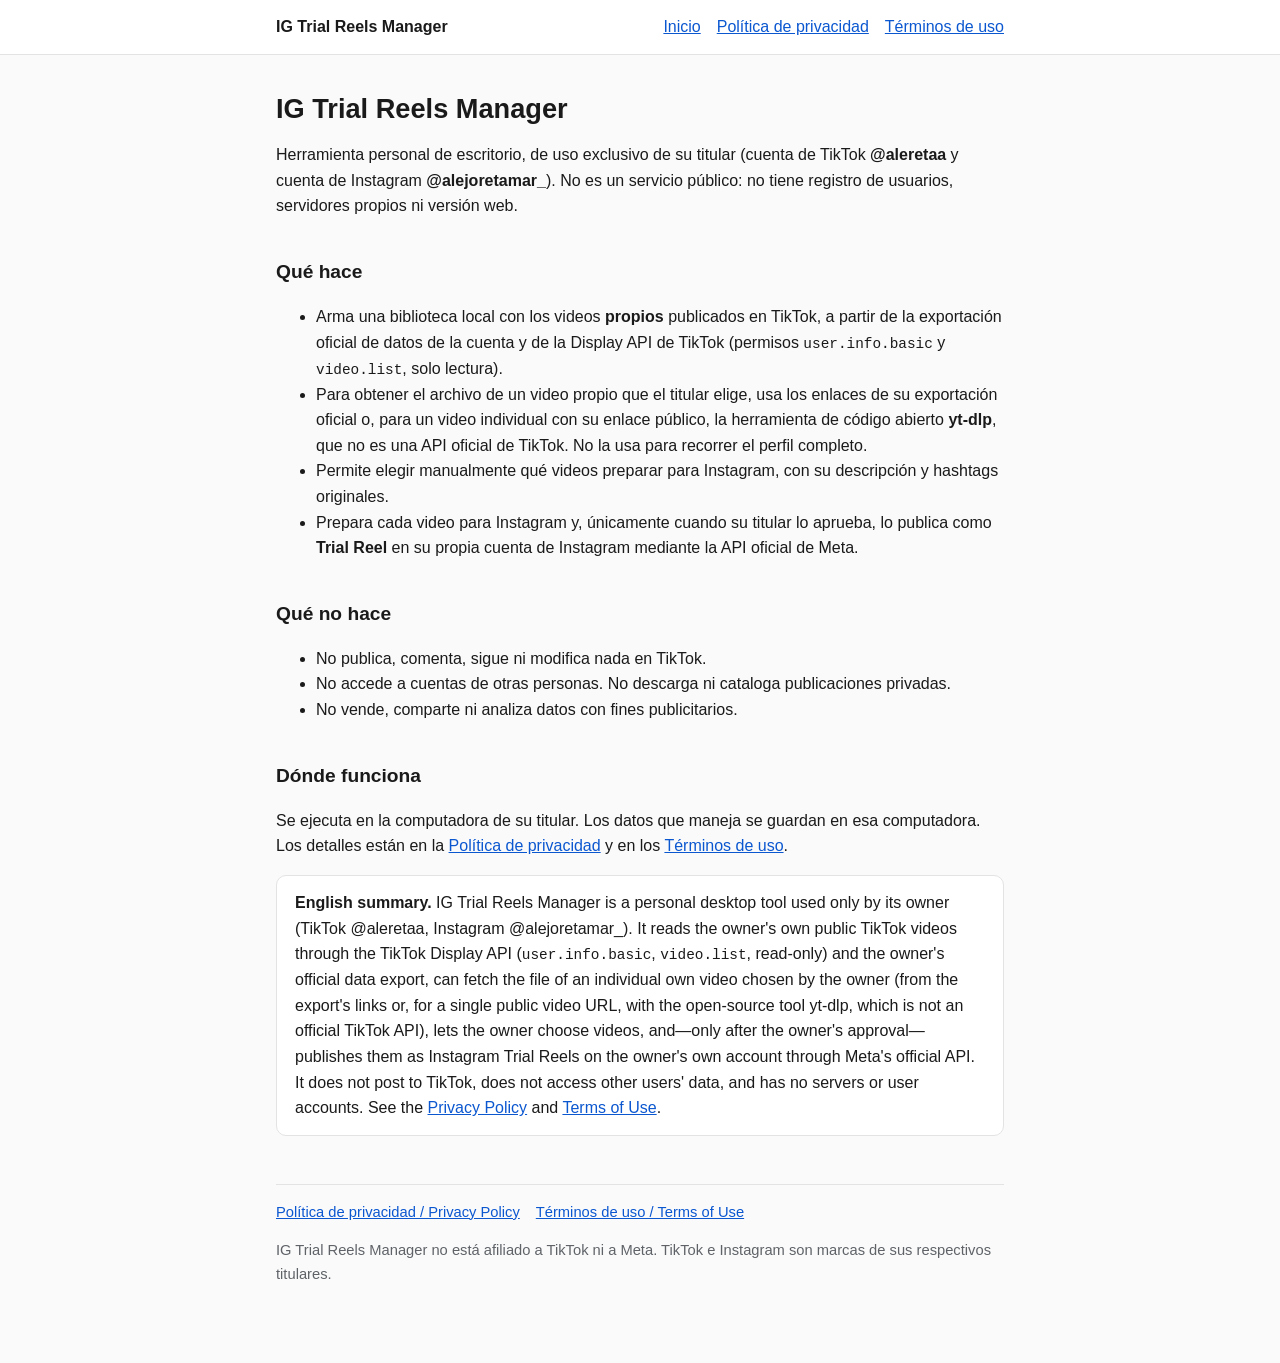
<file: index.html>
<!doctype html>
<html lang="es">
<head>
<meta charset="utf-8">
<meta name="viewport" content="width=device-width, initial-scale=1">
<title>IG Trial Reels Manager</title>
<meta name="description" content="Herramienta personal de escritorio para gestionar los videos propios de TikTok de @aleretaa y preparar Trial Reels de Instagram.">
<link rel="stylesheet" href="style.css">
</head>
<body>
<header><div class=in><a href="./" style="text-decoration:none;color:inherit"><b>IG Trial Reels Manager</b></a>
<nav><a href="./">Inicio</a><a href="privacy.html">Política de privacidad</a><a href="terms.html">Términos de uso</a></nav></div></header>
<main>
<h1>IG Trial Reels Manager</h1>
<p>Herramienta personal de escritorio, de uso exclusivo de su titular (cuenta de TikTok <b>@aleretaa</b> y cuenta de Instagram <b>@alejoretamar_</b>). No es un servicio público: no tiene registro de usuarios, servidores propios ni versión web.</p>

<h2>Qué hace</h2>
<ul>
<li>Arma una biblioteca local con los videos <b>propios</b> publicados en TikTok, a partir de la exportación oficial de datos de la cuenta y de la Display API de TikTok (permisos <code>user.info.basic</code> y <code>video.list</code>, solo lectura).</li>
<li>Para obtener el archivo de un video propio que el titular elige, usa los enlaces de su exportación oficial o, para un video individual con su enlace público, la herramienta de código abierto <b>yt-dlp</b>, que no es una API oficial de TikTok. No la usa para recorrer el perfil completo.</li>
<li>Permite elegir manualmente qué videos preparar para Instagram, con su descripción y hashtags originales.</li>
<li>Prepara cada video para Instagram y, únicamente cuando su titular lo aprueba, lo publica como <b>Trial Reel</b> en su propia cuenta de Instagram mediante la API oficial de Meta.</li>
</ul>

<h2>Qué no hace</h2>
<ul>
<li>No publica, comenta, sigue ni modifica nada en TikTok.</li>
<li>No accede a cuentas de otras personas. No descarga ni cataloga publicaciones privadas.</li>
<li>No vende, comparte ni analiza datos con fines publicitarios.</li>
</ul>

<h2>Dónde funciona</h2>
<p>Se ejecuta en la computadora de su titular. Los datos que maneja se guardan en esa computadora. Los detalles están en la <a href="privacy.html">Política de privacidad</a> y en los <a href="terms.html">Términos de uso</a>.</p>

<div class=box>
<b>English summary.</b> IG Trial Reels Manager is a personal desktop tool used only by its owner (TikTok @aleretaa, Instagram @alejoretamar_). It reads the owner's own public TikTok videos through the TikTok Display API (<code>user.info.basic</code>, <code>video.list</code>, read-only) and the owner's official data export, can fetch the file of an individual own video chosen by the owner (from the export's links or, for a single public video URL, with the open-source tool yt-dlp, which is not an official TikTok API), lets the owner choose videos, and—only after the owner's approval—publishes them as Instagram Trial Reels on the owner's own account through Meta's official API. It does not post to TikTok, does not access other users' data, and has no servers or user accounts. See the <a href="privacy.html">Privacy Policy</a> and <a href="terms.html">Terms of Use</a>.
</div>

<footer class=mut><nav><a href="privacy.html">Política de privacidad / Privacy Policy</a><a href="terms.html">Términos de uso / Terms of Use</a></nav>
<p>IG Trial Reels Manager no está afiliado a TikTok ni a Meta. TikTok e Instagram son marcas de sus respectivos titulares.</p></footer>
</main>
</body>
</html>
</file>
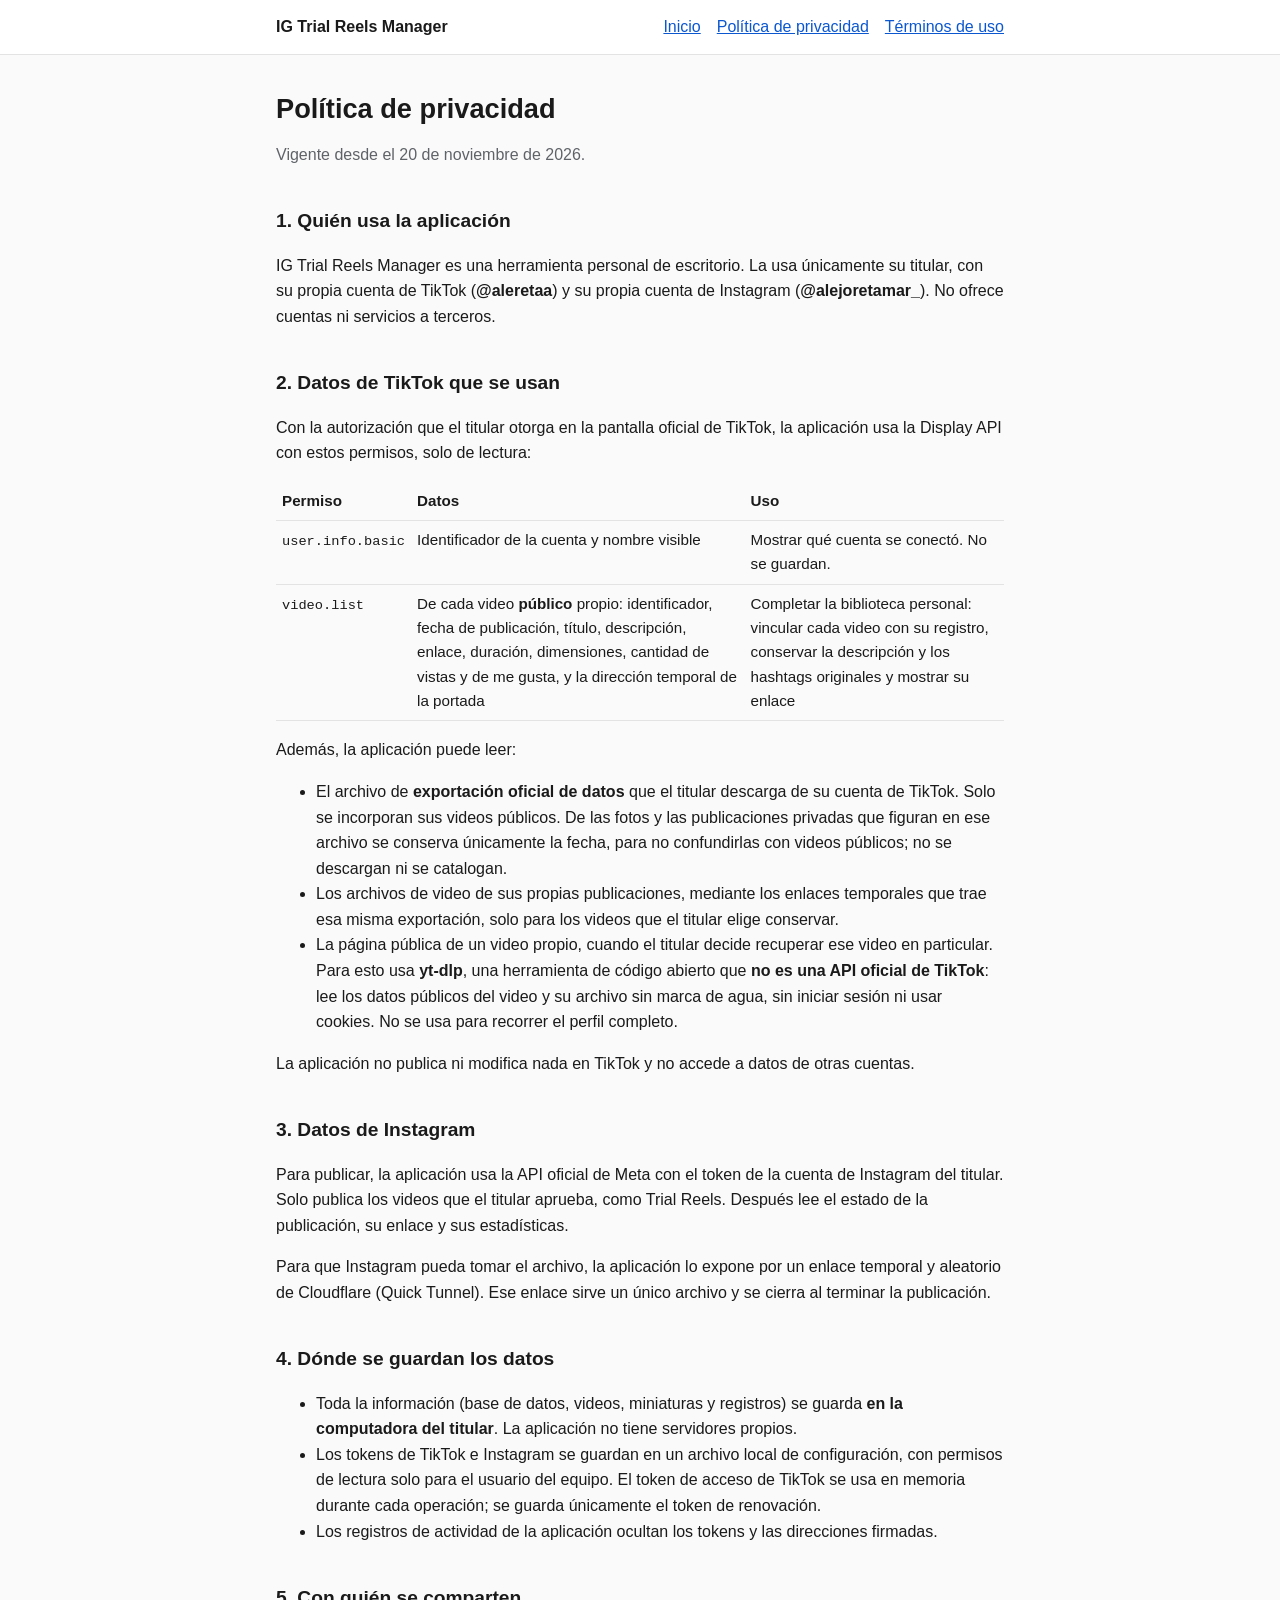
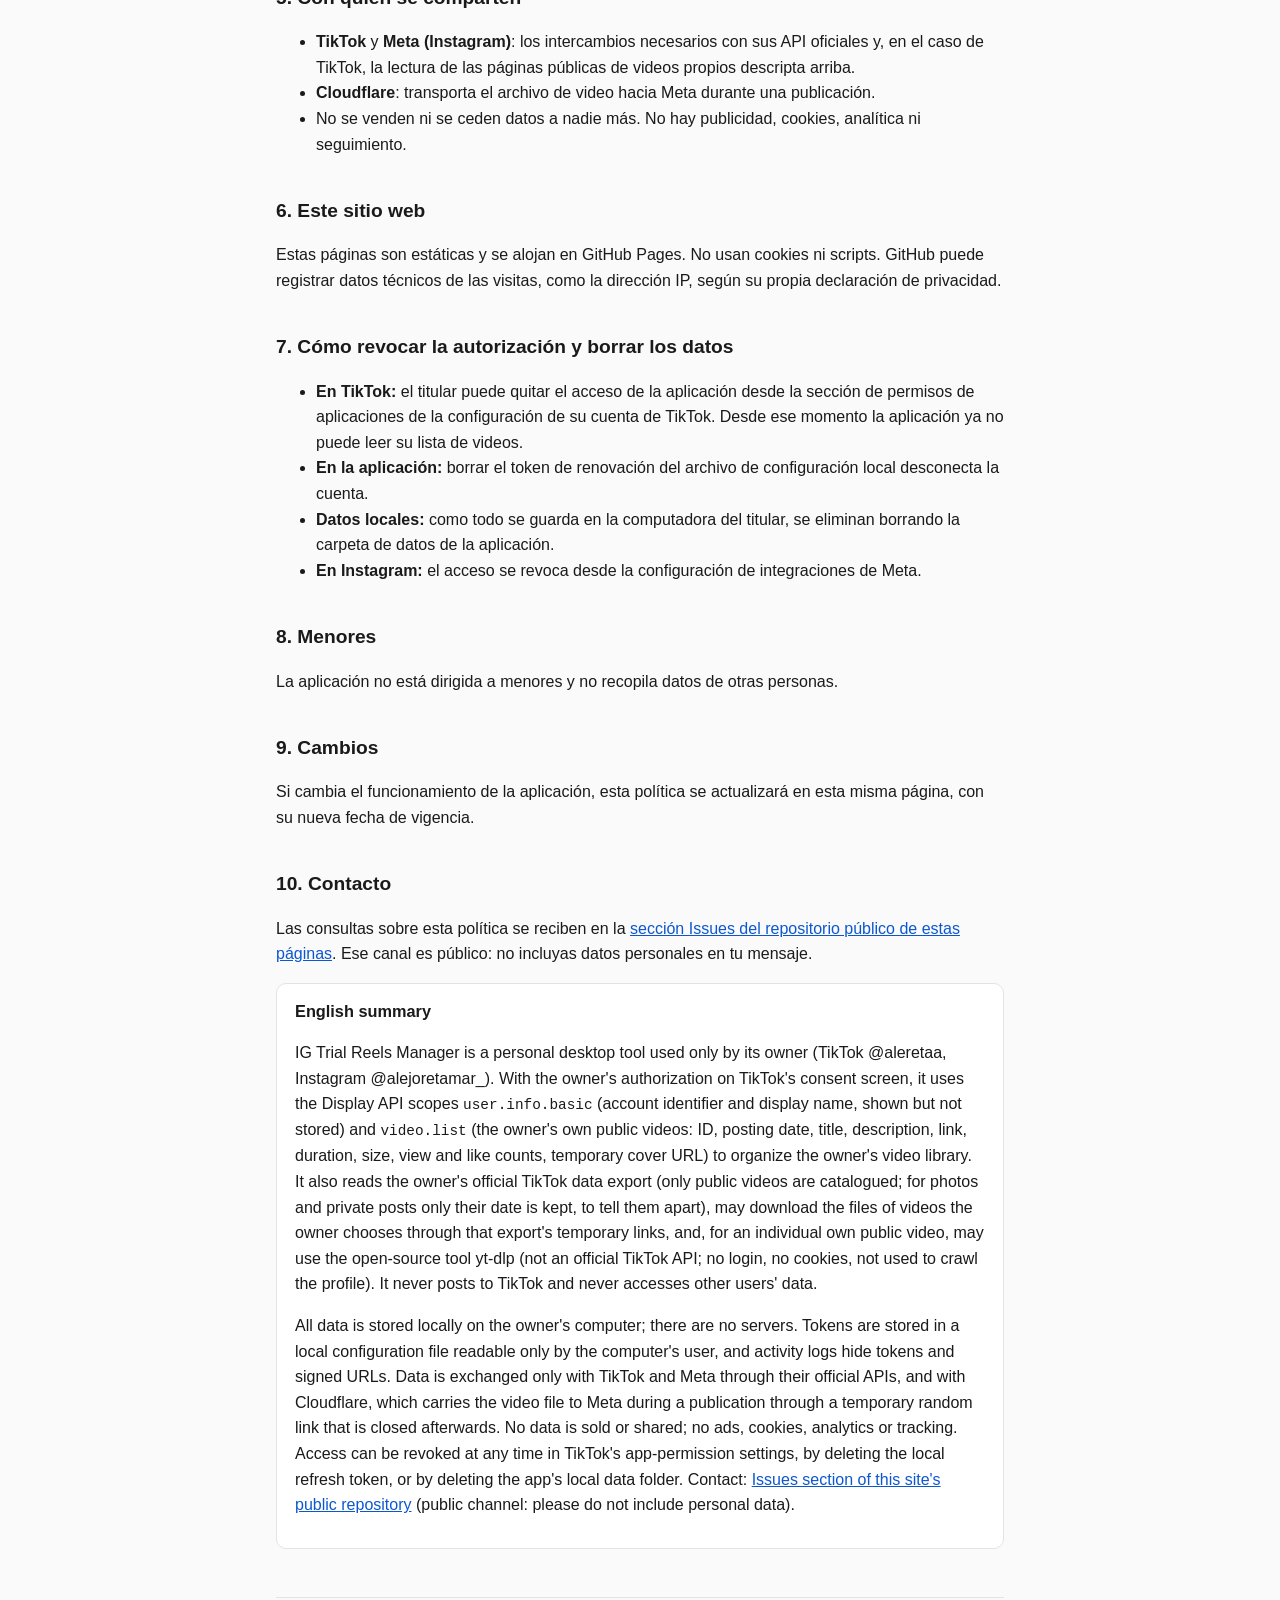
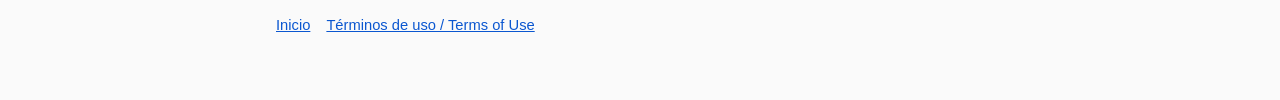
<file: privacy.html>
<!doctype html>
<html lang="es">
<head>
<meta charset="utf-8">
<meta name="viewport" content="width=device-width, initial-scale=1">
<title>Política de privacidad · IG Trial Reels Manager</title>
<link rel="stylesheet" href="style.css">
</head>
<body>
<header><div class=in><a href="./" style="text-decoration:none;color:inherit"><b>IG Trial Reels Manager</b></a>
<nav><a href="./">Inicio</a><a href="privacy.html">Política de privacidad</a><a href="terms.html">Términos de uso</a></nav></div></header>
<main>
<h1>Política de privacidad</h1>
<p class=mut>Vigente desde el 20 de noviembre de 2026.</p>

<h2>1. Quién usa la aplicación</h2>
<p>IG Trial Reels Manager es una herramienta personal de escritorio. La usa únicamente su titular, con su propia cuenta de TikTok (<b>@aleretaa</b>) y su propia cuenta de Instagram (<b>@alejoretamar_</b>). No ofrece cuentas ni servicios a terceros.</p>

<h2>2. Datos de TikTok que se usan</h2>
<p>Con la autorización que el titular otorga en la pantalla oficial de TikTok, la aplicación usa la Display API con estos permisos, solo de lectura:</p>
<table>
<tr><th>Permiso</th><th>Datos</th><th>Uso</th></tr>
<tr><td><code>user.info.basic</code></td><td>Identificador de la cuenta y nombre visible</td><td>Mostrar qué cuenta se conectó. No se guardan.</td></tr>
<tr><td><code>video.list</code></td><td>De cada video <b>público</b> propio: identificador, fecha de publicación, título, descripción, enlace, duración, dimensiones, cantidad de vistas y de me gusta, y la dirección temporal de la portada</td><td>Completar la biblioteca personal: vincular cada video con su registro, conservar la descripción y los hashtags originales y mostrar su enlace</td></tr>
</table>
<p>Además, la aplicación puede leer:</p>
<ul>
<li>El archivo de <b>exportación oficial de datos</b> que el titular descarga de su cuenta de TikTok. Solo se incorporan sus videos públicos. De las fotos y las publicaciones privadas que figuran en ese archivo se conserva únicamente la fecha, para no confundirlas con videos públicos; no se descargan ni se catalogan.</li>
<li>Los archivos de video de sus propias publicaciones, mediante los enlaces temporales que trae esa misma exportación, solo para los videos que el titular elige conservar.</li>
<li>La página pública de un video propio, cuando el titular decide recuperar ese video en particular. Para esto usa <b>yt-dlp</b>, una herramienta de código abierto que <b>no es una API oficial de TikTok</b>: lee los datos públicos del video y su archivo sin marca de agua, sin iniciar sesión ni usar cookies. No se usa para recorrer el perfil completo.</li>
</ul>
<p>La aplicación no publica ni modifica nada en TikTok y no accede a datos de otras cuentas.</p>

<h2>3. Datos de Instagram</h2>
<p>Para publicar, la aplicación usa la API oficial de Meta con el token de la cuenta de Instagram del titular. Solo publica los videos que el titular aprueba, como Trial Reels. Después lee el estado de la publicación, su enlace y sus estadísticas.</p>
<p>Para que Instagram pueda tomar el archivo, la aplicación lo expone por un enlace temporal y aleatorio de Cloudflare (Quick Tunnel). Ese enlace sirve un único archivo y se cierra al terminar la publicación.</p>

<h2>4. Dónde se guardan los datos</h2>
<ul>
<li>Toda la información (base de datos, videos, miniaturas y registros) se guarda <b>en la computadora del titular</b>. La aplicación no tiene servidores propios.</li>
<li>Los tokens de TikTok e Instagram se guardan en un archivo local de configuración, con permisos de lectura solo para el usuario del equipo. El token de acceso de TikTok se usa en memoria durante cada operación; se guarda únicamente el token de renovación.</li>
<li>Los registros de actividad de la aplicación ocultan los tokens y las direcciones firmadas.</li>
</ul>

<h2>5. Con quién se comparten</h2>
<ul>
<li><b>TikTok</b> y <b>Meta (Instagram)</b>: los intercambios necesarios con sus API oficiales y, en el caso de TikTok, la lectura de las páginas públicas de videos propios descripta arriba.</li>
<li><b>Cloudflare</b>: transporta el archivo de video hacia Meta durante una publicación.</li>
<li>No se venden ni se ceden datos a nadie más. No hay publicidad, cookies, analítica ni seguimiento.</li>
</ul>

<h2>6. Este sitio web</h2>
<p>Estas páginas son estáticas y se alojan en GitHub Pages. No usan cookies ni scripts. GitHub puede registrar datos técnicos de las visitas, como la dirección IP, según su propia declaración de privacidad.</p>

<h2>7. Cómo revocar la autorización y borrar los datos</h2>
<ul>
<li><b>En TikTok:</b> el titular puede quitar el acceso de la aplicación desde la sección de permisos de aplicaciones de la configuración de su cuenta de TikTok. Desde ese momento la aplicación ya no puede leer su lista de videos.</li>
<li><b>En la aplicación:</b> borrar el token de renovación del archivo de configuración local desconecta la cuenta.</li>
<li><b>Datos locales:</b> como todo se guarda en la computadora del titular, se eliminan borrando la carpeta de datos de la aplicación.</li>
<li><b>En Instagram:</b> el acceso se revoca desde la configuración de integraciones de Meta.</li>
</ul>

<h2>8. Menores</h2>
<p>La aplicación no está dirigida a menores y no recopila datos de otras personas.</p>

<h2>9. Cambios</h2>
<p>Si cambia el funcionamiento de la aplicación, esta política se actualizará en esta misma página, con su nueva fecha de vigencia.</p>

<h2>10. Contacto</h2>
<p>Las consultas sobre esta política se reciben en la <a href="https://github.com/alereta1/ig-trial-reels-pages/issues">sección Issues del repositorio público de estas páginas</a>. Ese canal es público: no incluyas datos personales en tu mensaje.</p>

<div class=box>
<h3 style="margin-top:0">English summary</h3>
<p>IG Trial Reels Manager is a personal desktop tool used only by its owner (TikTok @aleretaa, Instagram @alejoretamar_). With the owner's authorization on TikTok's consent screen, it uses the Display API scopes <code>user.info.basic</code> (account identifier and display name, shown but not stored) and <code>video.list</code> (the owner's own public videos: ID, posting date, title, description, link, duration, size, view and like counts, temporary cover URL) to organize the owner's video library. It also reads the owner's official TikTok data export (only public videos are catalogued; for photos and private posts only their date is kept, to tell them apart), may download the files of videos the owner chooses through that export's temporary links, and, for an individual own public video, may use the open-source tool yt-dlp (not an official TikTok API; no login, no cookies, not used to crawl the profile). It never posts to TikTok and never accesses other users' data.</p>
<p>All data is stored locally on the owner's computer; there are no servers. Tokens are stored in a local configuration file readable only by the computer's user, and activity logs hide tokens and signed URLs. Data is exchanged only with TikTok and Meta through their official APIs, and with Cloudflare, which carries the video file to Meta during a publication through a temporary random link that is closed afterwards. No data is sold or shared; no ads, cookies, analytics or tracking. Access can be revoked at any time in TikTok's app-permission settings, by deleting the local refresh token, or by deleting the app's local data folder. Contact: <a href="https://github.com/alereta1/ig-trial-reels-pages/issues">Issues section of this site's public repository</a> (public channel: please do not include personal data).</p>
</div>

<footer class=mut><nav><a href="./">Inicio</a><a href="terms.html">Términos de uso / Terms of Use</a></nav></footer>
</main>
</body>
</html>
</file>
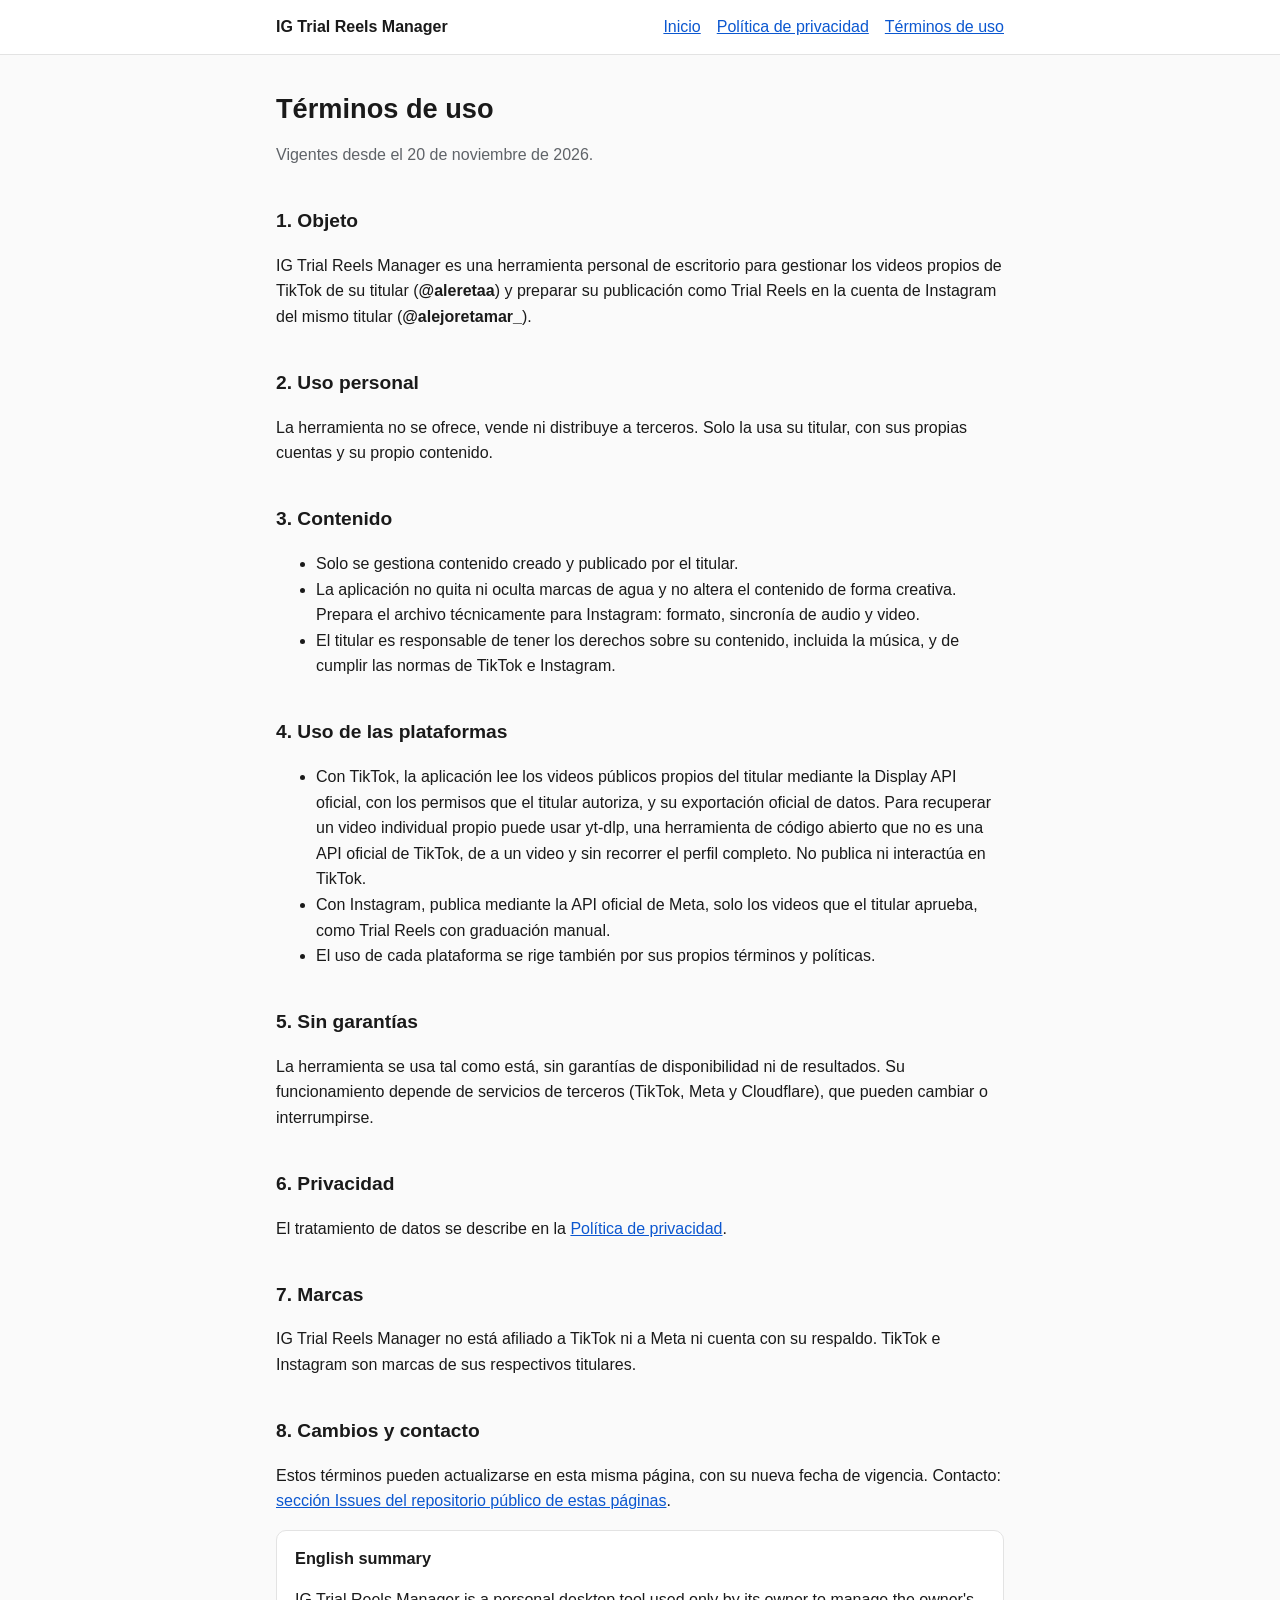
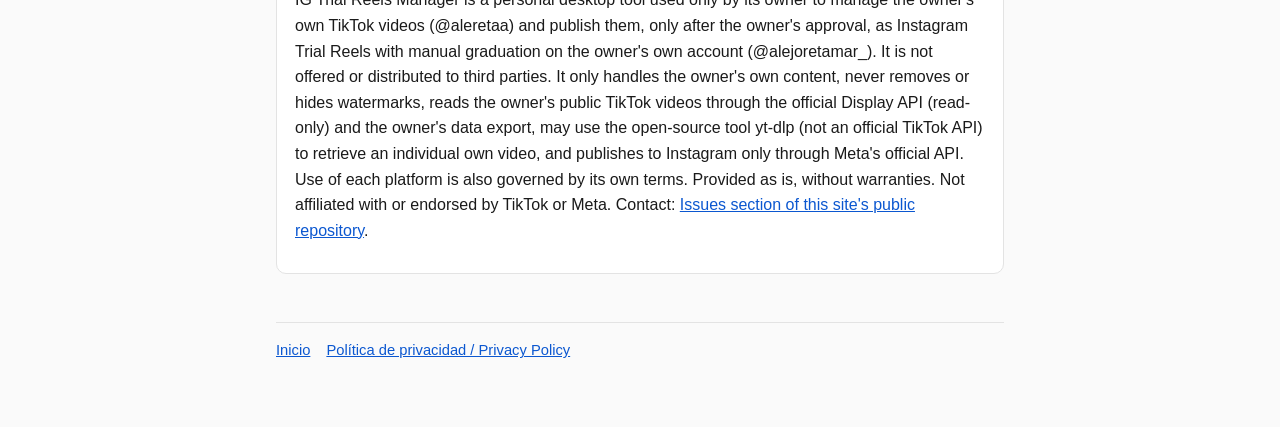
<file: terms.html>
<!doctype html>
<html lang="es">
<head>
<meta charset="utf-8">
<meta name="viewport" content="width=device-width, initial-scale=1">
<title>Términos de uso · IG Trial Reels Manager</title>
<link rel="stylesheet" href="style.css">
</head>
<body>
<header><div class=in><a href="./" style="text-decoration:none;color:inherit"><b>IG Trial Reels Manager</b></a>
<nav><a href="./">Inicio</a><a href="privacy.html">Política de privacidad</a><a href="terms.html">Términos de uso</a></nav></div></header>
<main>
<h1>Términos de uso</h1>
<p class=mut>Vigentes desde el 20 de noviembre de 2026.</p>

<h2>1. Objeto</h2>
<p>IG Trial Reels Manager es una herramienta personal de escritorio para gestionar los videos propios de TikTok de su titular (<b>@aleretaa</b>) y preparar su publicación como Trial Reels en la cuenta de Instagram del mismo titular (<b>@alejoretamar_</b>).</p>

<h2>2. Uso personal</h2>
<p>La herramienta no se ofrece, vende ni distribuye a terceros. Solo la usa su titular, con sus propias cuentas y su propio contenido.</p>

<h2>3. Contenido</h2>
<ul>
<li>Solo se gestiona contenido creado y publicado por el titular.</li>
<li>La aplicación no quita ni oculta marcas de agua y no altera el contenido de forma creativa. Prepara el archivo técnicamente para Instagram: formato, sincronía de audio y video.</li>
<li>El titular es responsable de tener los derechos sobre su contenido, incluida la música, y de cumplir las normas de TikTok e Instagram.</li>
</ul>

<h2>4. Uso de las plataformas</h2>
<ul>
<li>Con TikTok, la aplicación lee los videos públicos propios del titular mediante la Display API oficial, con los permisos que el titular autoriza, y su exportación oficial de datos. Para recuperar un video individual propio puede usar yt-dlp, una herramienta de código abierto que no es una API oficial de TikTok, de a un video y sin recorrer el perfil completo. No publica ni interactúa en TikTok.</li>
<li>Con Instagram, publica mediante la API oficial de Meta, solo los videos que el titular aprueba, como Trial Reels con graduación manual.</li>
<li>El uso de cada plataforma se rige también por sus propios términos y políticas.</li>
</ul>

<h2>5. Sin garantías</h2>
<p>La herramienta se usa tal como está, sin garantías de disponibilidad ni de resultados. Su funcionamiento depende de servicios de terceros (TikTok, Meta y Cloudflare), que pueden cambiar o interrumpirse.</p>

<h2>6. Privacidad</h2>
<p>El tratamiento de datos se describe en la <a href="privacy.html">Política de privacidad</a>.</p>

<h2>7. Marcas</h2>
<p>IG Trial Reels Manager no está afiliado a TikTok ni a Meta ni cuenta con su respaldo. TikTok e Instagram son marcas de sus respectivos titulares.</p>

<h2>8. Cambios y contacto</h2>
<p>Estos términos pueden actualizarse en esta misma página, con su nueva fecha de vigencia. Contacto: <a href="https://github.com/alereta1/ig-trial-reels-pages/issues">sección Issues del repositorio público de estas páginas</a>.</p>

<div class=box>
<h3 style="margin-top:0">English summary</h3>
<p>IG Trial Reels Manager is a personal desktop tool used only by its owner to manage the owner's own TikTok videos (@aleretaa) and publish them, only after the owner's approval, as Instagram Trial Reels with manual graduation on the owner's own account (@alejoretamar_). It is not offered or distributed to third parties. It only handles the owner's own content, never removes or hides watermarks, reads the owner's public TikTok videos through the official Display API (read-only) and the owner's data export, may use the open-source tool yt-dlp (not an official TikTok API) to retrieve an individual own video, and publishes to Instagram only through Meta's official API. Use of each platform is also governed by its own terms. Provided as is, without warranties. Not affiliated with or endorsed by TikTok or Meta. Contact: <a href="https://github.com/alereta1/ig-trial-reels-pages/issues">Issues section of this site's public repository</a>.</p>
</div>

<footer class=mut><nav><a href="./">Inicio</a><a href="privacy.html">Política de privacidad / Privacy Policy</a></nav></footer>
</main>
</body>
</html>
</file>
<file: style.css>
:root{--bg:#fafafa;--fg:#1a1a1a;--mut:#5f6368;--acc:#0b57d0;--line:#e3e3e3;--card:#fff}
@media (prefers-color-scheme:dark){:root{--bg:#121212;--fg:#ececec;--mut:#a0a0a0;--acc:#8ab4f8;--line:#2c2c2c;--card:#1b1b1b}}
*{box-sizing:border-box}body{margin:0;background:var(--bg);color:var(--fg);font:16px/1.6 -apple-system,BlinkMacSystemFont,"Segoe UI",Roboto,Helvetica,Arial,sans-serif}
main{max-width:760px;margin:0 auto;padding:32px 16px 64px}header nav,footer nav{display:flex;gap:16px;flex-wrap:wrap}
header{border-bottom:1px solid var(--line);background:var(--card)}header .in{max-width:760px;margin:0 auto;padding:14px 16px;display:flex;justify-content:space-between;align-items:center;gap:12px;flex-wrap:wrap}
a{color:var(--acc)}h1{font-size:1.7rem;line-height:1.25;margin:.2em 0 .4em}h2{font-size:1.2rem;margin-top:2em}h3{font-size:1.02rem;margin-top:1.4em}
.mut{color:var(--mut)}.box{background:var(--card);border:1px solid var(--line);border-radius:10px;padding:14px 18px;margin:16px 0}
table{border-collapse:collapse;width:100%;font-size:.95rem}td,th{border-bottom:1px solid var(--line);padding:7px 6px;text-align:left;vertical-align:top}
footer{border-top:1px solid var(--line);margin-top:48px;padding-top:16px;font-size:.92rem}code{font-size:.9em}
</file>
